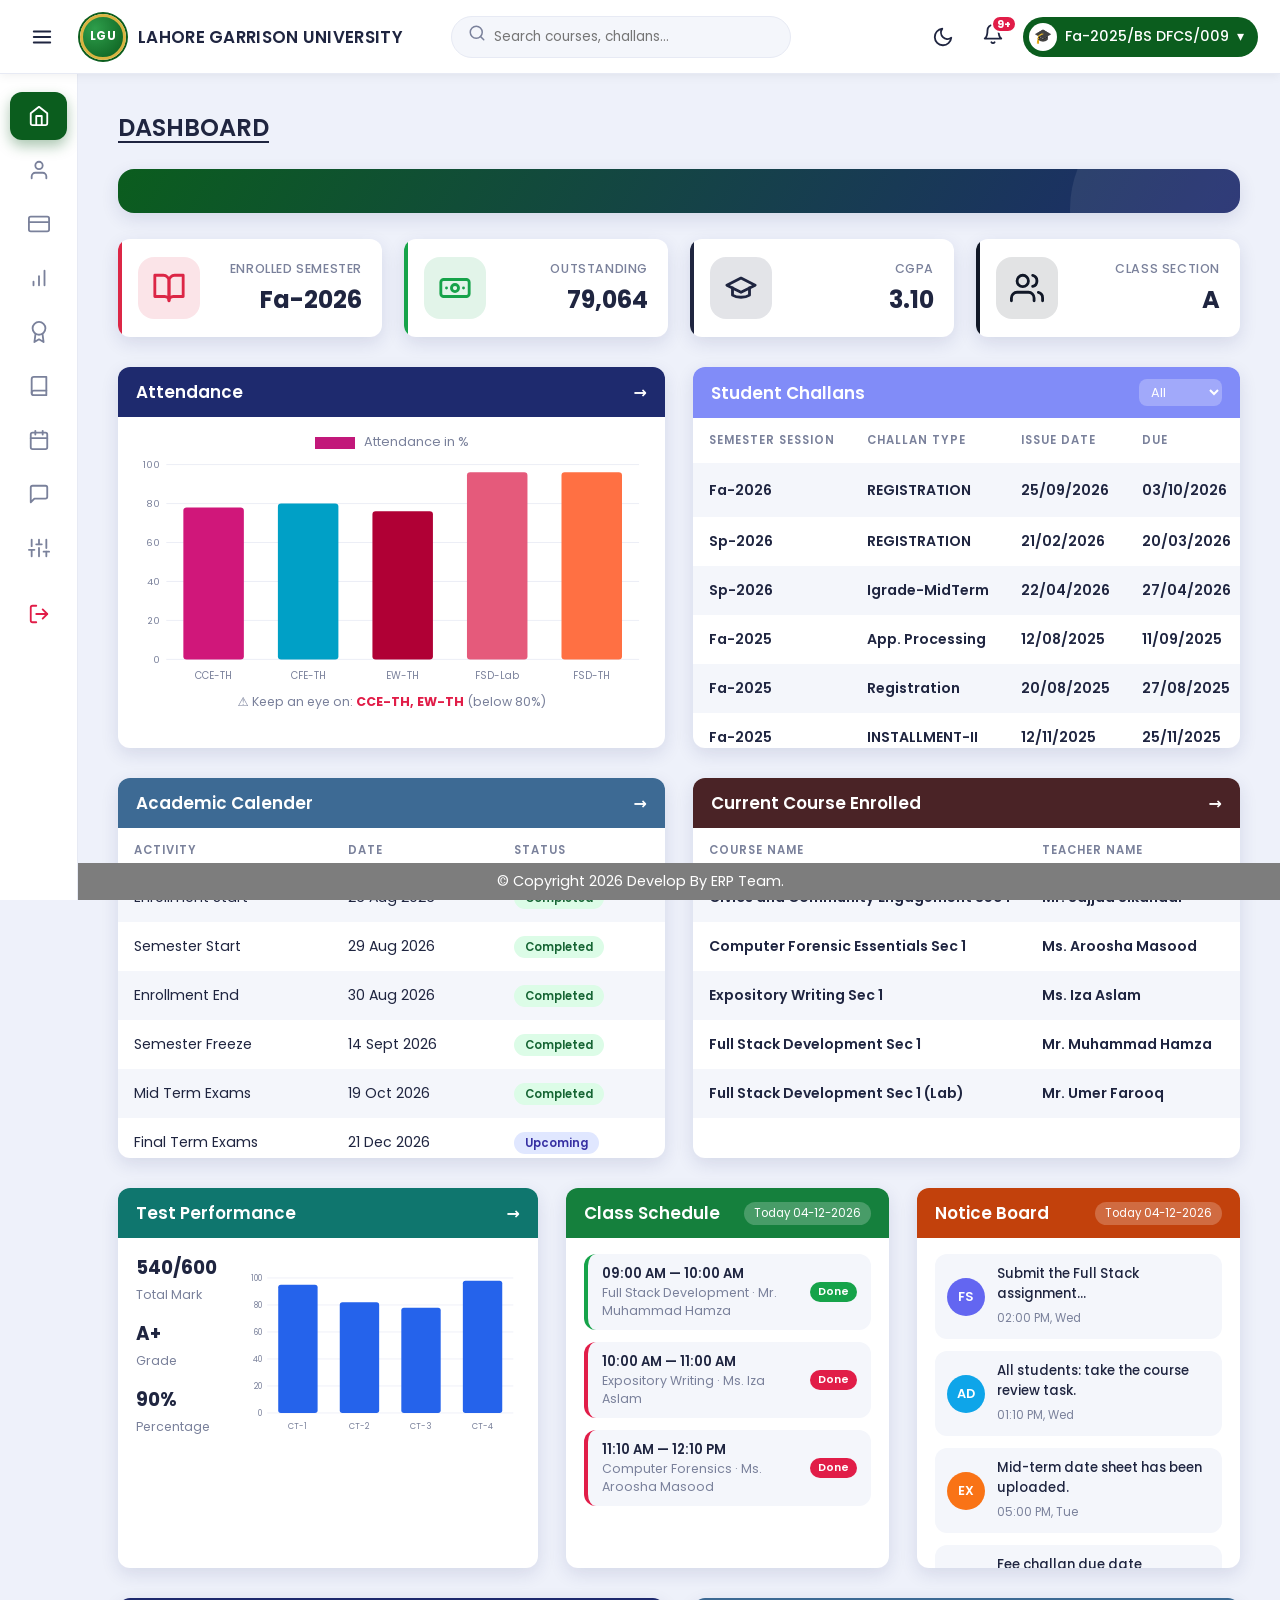
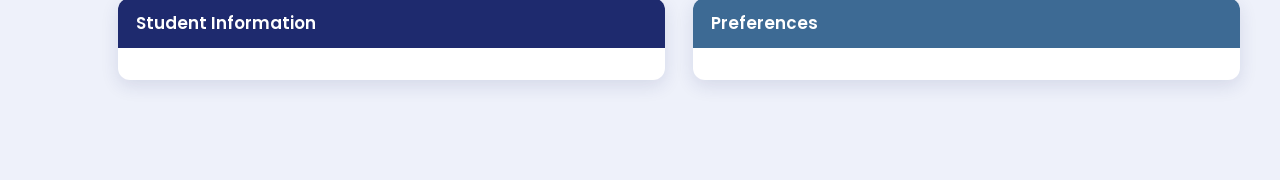
<file: index.html>
<!DOCTYPE html>
<html lang="en">
<head>
  <meta charset="UTF-8">
  <meta name="viewport" content="width=device-width, initial-scale=1">
  <title>Student Portal | Lahore Garrison University</title>
  <link rel="preconnect" href="https://fonts.googleapis.com">
  <link href="https://fonts.googleapis.com/css2?family=Poppins:wght@400;500;600;700&display=swap" rel="stylesheet">
  <link rel="stylesheet" href="style.css">
</head>
<body>

  <!-- ============ SIDEBAR ============ -->
  <aside class="sidebar" id="sidebar">
    <nav id="nav" aria-label="Main navigation"></nav>
  </aside>
  <div class="backdrop" id="backdrop"></div>

  <!-- ============ TOP BAR ============ -->
  <header class="topbar">
    <button class="icon-btn" id="menuBtn" aria-label="Toggle menu"></button>

    <div class="brand">
      <div class="crest">LGU</div>
      <span>LAHORE GARRISON UNIVERSITY</span>
    </div>

    <div class="search">
      <span id="searchIcon"></span>
      <input type="text" id="search" placeholder="Search courses, challans…" autocomplete="off">
    </div>

    <div class="top-actions">
      <button class="icon-btn" id="themeBtn" aria-label="Toggle dark mode" title="Toggle dark mode"></button>

      <div class="dropdown">
        <button class="icon-btn bell" id="bellBtn" aria-label="Notifications">
          <span id="bellIcon"></span>
          <b class="badge" id="badge">9+</b>
        </button>
        <div class="menu notif" id="notifMenu"></div>
      </div>

      <div class="dropdown">
        <button class="profile-pill" id="profileBtn">
          <span class="avatar">🎓</span>
          <span id="profileLabel">Fa-2025/BS DFCS/009</span>
          <span class="caret">▾</span>
        </button>
        <div class="menu" id="profileMenu"></div>
      </div>
    </div>
  </header>

  <!-- ============ MAIN ============ -->
  <main class="main" id="main">
    <h1 class="page-title" id="pageTitle">DASHBOARD</h1>

    <!-- Welcome banner -->
    <section class="welcome" id="welcome" data-views="dashboard"></section>

    <!-- Stat cards -->
    <section class="stats" id="stats" data-views="dashboard"></section>

    <!-- Row 1 -->
    <section class="grid two">
      <article class="panel" data-views="dashboard attendance">
        <div class="panel-head navy"><h2>Attendance</h2><a href="#attendance" class="go">→</a></div>
        <div class="panel-body">
          <div class="legend"><i></i> Attendance in %</div>
          <div id="attChart" class="chart"></div>
          <p class="hint" id="attHint"></p>
        </div>
      </article>

      <article class="panel" data-views="dashboard fee">
        <div class="panel-head periwinkle">
          <h2>Student Challans</h2>
          <select id="challanFilter" class="mini-select" aria-label="Filter challans">
            <option value="all">All</option>
            <option value="unpaid">Unpaid</option>
            <option value="paid">Paid</option>
          </select>
        </div>
        <div class="panel-body scroll">
          <table id="challanTable">
            <thead><tr>
              <th>Semester Session</th><th>Challan Type</th><th>Issue Date</th><th>Due</th><th>Amount</th><th>Status</th>
            </tr></thead>
            <tbody></tbody>
          </table>
        </div>
      </article>
    </section>

    <!-- Row 2 -->
    <section class="grid two">
      <article class="panel" data-views="dashboard calendar">
        <div class="panel-head steel"><h2>Academic Calender</h2><a href="#calendar" class="go">→</a></div>
        <div class="panel-body scroll">
          <table id="calTable">
            <thead><tr><th>Activity</th><th>Date</th><th>Status</th></tr></thead>
            <tbody></tbody>
          </table>
        </div>
      </article>

      <article class="panel" data-views="dashboard courses attendance">
        <div class="panel-head maroon"><h2>Current Course Enrolled</h2><a href="#courses" class="go">→</a></div>
        <div class="panel-body scroll">
          <table id="courseTable">
            <thead><tr><th>Course Name</th><th>Teacher Name</th><th>Attendance</th></tr></thead>
            <tbody></tbody>
          </table>
        </div>
      </article>
    </section>

    <!-- Row 3 -->
    <section class="grid three">
      <article class="panel" data-views="dashboard results">
        <div class="panel-head teal"><h2>Test Performance</h2><a href="#results" class="go">→</a></div>
        <div class="panel-body">
          <div class="perf">
            <div class="perf-stats" id="perfStats"></div>
            <div id="testChart" class="chart small"></div>
          </div>
        </div>
      </article>

      <article class="panel" data-views="dashboard courses">
        <div class="panel-head green"><h2>Class Schedule</h2><span class="date-chip" id="todayChip"></span></div>
        <div class="panel-body list" id="schedule"></div>
      </article>

      <article class="panel" data-views="dashboard messages">
        <div class="panel-head orange"><h2>Notice Board</h2><span class="date-chip" id="todayChip2"></span></div>
        <div class="panel-body list" id="notices"></div>
      </article>
    </section>

    <!-- Profile + Settings pages -->
    <section class="grid two">
      <article class="panel" data-views="profile">
        <div class="panel-head navy"><h2>Student Information</h2></div>
        <div class="panel-body" id="profileCard"></div>
      </article>

      <article class="panel" data-views="settings">
        <div class="panel-head steel"><h2>Preferences</h2></div>
        <div class="panel-body" id="settingsCard"></div>
      </article>
    </section>
  </main>

  <footer class="footer">© Copyright 2026 Develop By ERP Team.</footer>

  <!-- Payment modal -->
  <div class="modal" id="payModal" hidden>
    <div class="modal-box" role="dialog" aria-modal="true" aria-labelledby="payTitle">
      <h3 id="payTitle">Pay Challan</h3>
      <div class="pay-summary" id="paySummary"></div>
      <label class="field">Payment method
        <select id="payMethod">
          <option>JazzCash</option>
          <option>Easypaisa</option>
          <option>Bank Transfer (HBL / UBL)</option>
          <option>Debit / Credit Card</option>
        </select>
      </label>
      <div class="modal-actions">
        <button class="btn ghost" id="payCancel">Cancel</button>
        <button class="btn" id="payConfirm">Confirm Payment</button>
      </div>
    </div>
  </div>

  <div class="tooltip" id="tooltip"></div>
  <div class="toast" id="toast"></div>

  <script src="script.js"></script>
</body>
</html>
</file>
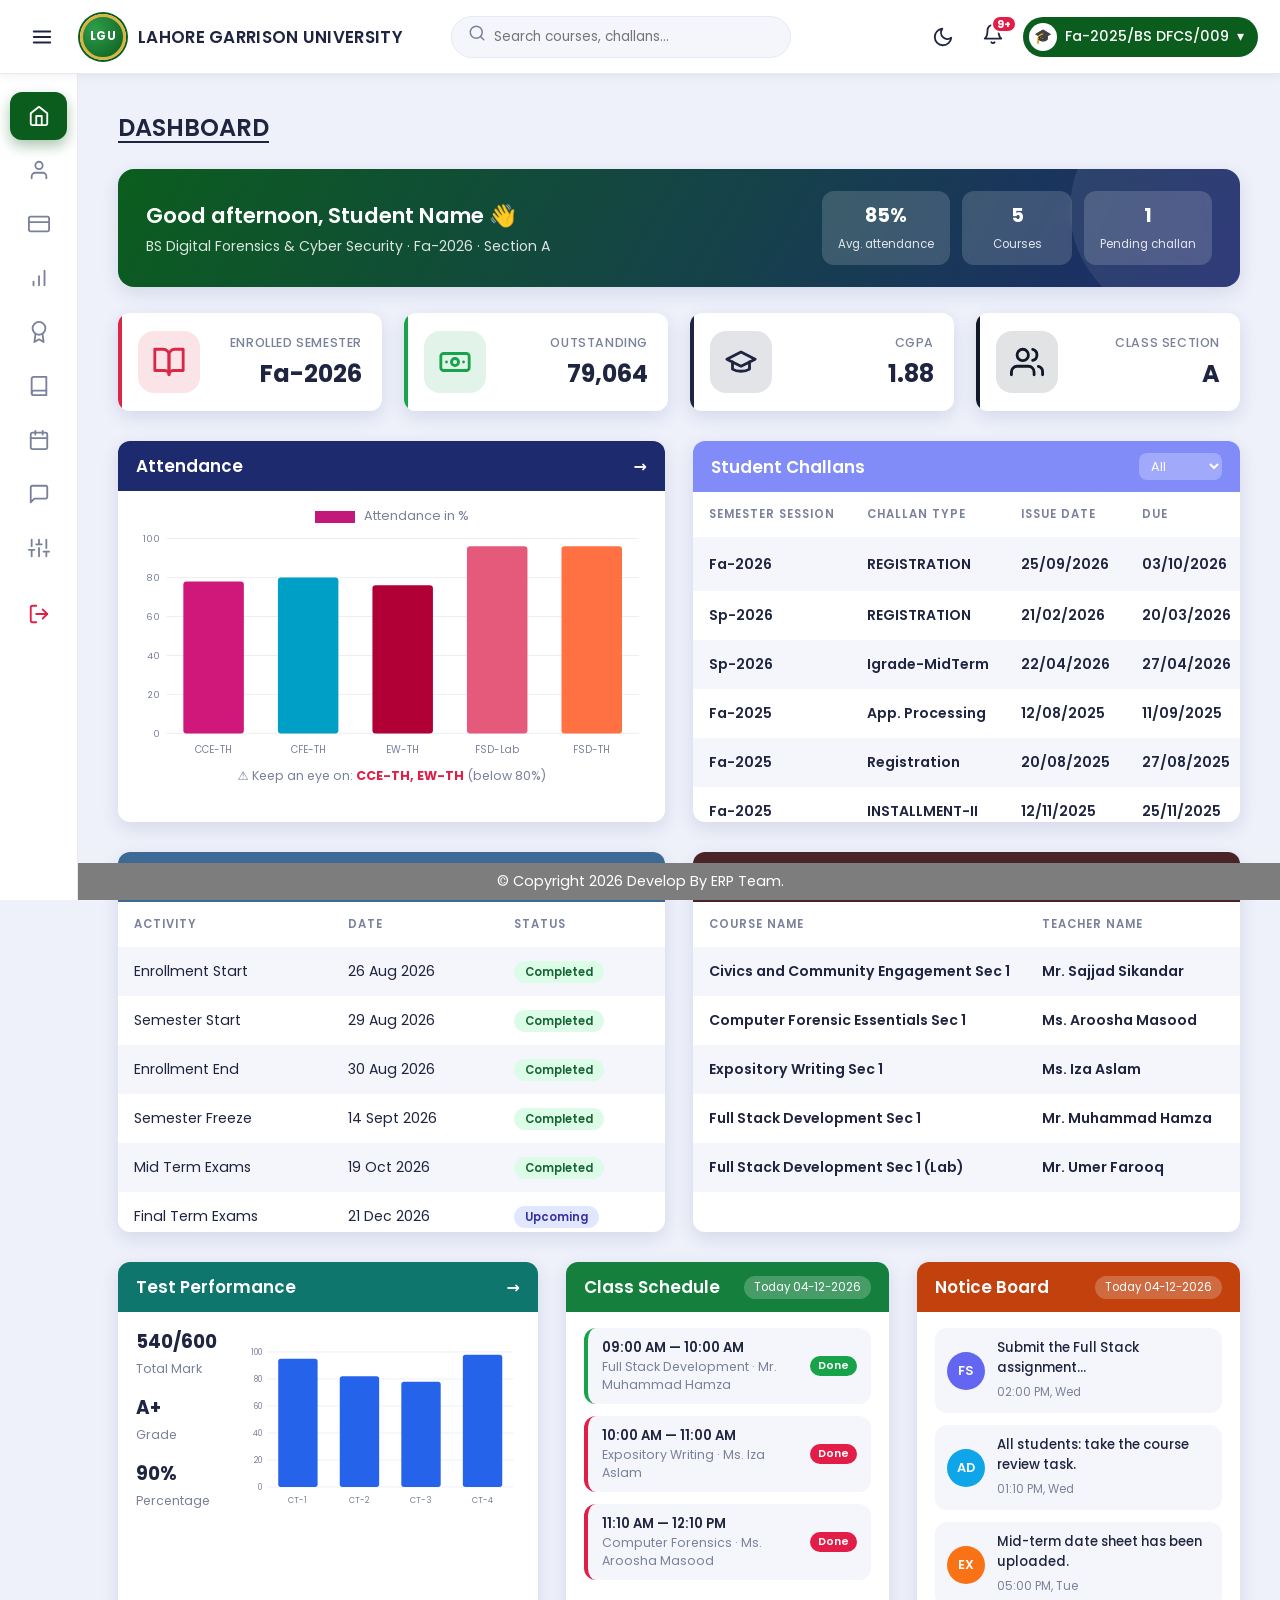
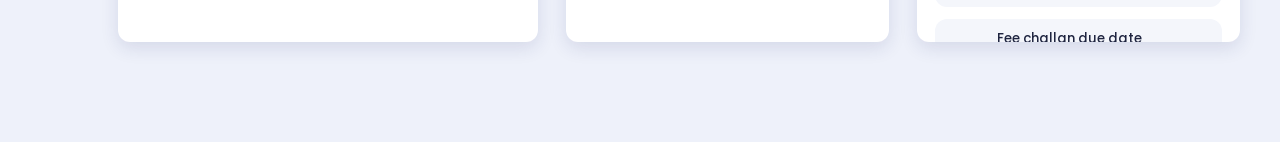
<file: lgu-dashboard-standalone.html>
<!DOCTYPE html>
<html lang="en">
<head>
  <meta charset="UTF-8">
  <meta name="viewport" content="width=device-width, initial-scale=1">
  <title>Student Portal | Lahore Garrison University</title>
  <link rel="preconnect" href="https://fonts.googleapis.com">
  <link href="https://fonts.googleapis.com/css2?family=Poppins:wght@400;500;600;700&display=swap" rel="stylesheet">
  <style>
/* ===== Theme variables ===== */
:root {
  --bg: #eef1fa;
  --card: #ffffff;
  --text: #1f2540;
  --muted: #7a819b;
  --line: #e7eaf4;
  --stripe: #f4f6fb;
  --brand: #0b5d1e;
  --shadow: 0 6px 18px rgba(30, 42, 110, .12);
  --sidebar-w: 78px;
  --sidebar-open: 240px;
  --top-h: 74px;
}
body.dark {
  --bg: #11131f;
  --card: #1b1e2f;
  --text: #e8eaf6;
  --muted: #8f96b5;
  --line: #2a2e45;
  --stripe: #20243a;
  --shadow: 0 6px 18px rgba(0, 0, 0, .45);
}

* { box-sizing: border-box; margin: 0; padding: 0; }
html { scroll-behavior: smooth; }
body {
  font-family: 'Poppins', system-ui, -apple-system, 'Segoe UI', sans-serif;
  background: var(--bg);
  color: var(--text);
  min-height: 100vh;
  transition: background .3s, color .3s;
}
a { color: inherit; text-decoration: none; }
button { font-family: inherit; cursor: pointer; border: 0; background: none; color: inherit; }

/* ===== Top bar ===== */
.topbar {
  position: fixed; top: 0; left: 0; right: 0; height: var(--top-h);
  background: var(--card); z-index: 50;
  display: flex; align-items: center; gap: 18px; padding: 0 22px;
  box-shadow: 0 2px 10px rgba(0, 0, 0, .06);
  border-bottom: 1px solid var(--line);
}
.icon-btn {
  width: 40px; height: 40px; border-radius: 50%;
  display: grid; place-items: center; position: relative; color: var(--text);
  transition: background .2s;
}
.icon-btn:hover { background: var(--stripe); }
.brand { display: flex; align-items: center; gap: 12px; font-weight: 600; letter-spacing: .3px; font-size: 1.05rem; white-space: nowrap; }
.crest {
  width: 46px; height: 46px; border-radius: 50%;
  background: radial-gradient(circle at 30% 30%, #2e9e4b, #0b5d1e);
  color: #fff; font-size: .72rem; font-weight: 700; display: grid; place-items: center;
  border: 3px solid #d9b441; box-shadow: 0 0 0 2px #0b5d1e;
}
.search {
  margin-left: 30px; flex: 0 1 340px; display: flex; align-items: center; gap: 8px;
  background: var(--stripe); border: 1px solid var(--line); border-radius: 30px; padding: 0 16px; height: 42px;
}
.search input { border: 0; background: none; outline: none; width: 100%; font: inherit; font-size: .85rem; color: var(--text); }
.search svg { color: var(--muted); }
.top-actions { margin-left: auto; display: flex; align-items: center; gap: 10px; }
.badge {
  position: absolute; top: -2px; right: -4px; background: #e11d48; color: #fff;
  font-size: .65rem; min-width: 22px; height: 18px; border-radius: 10px;
  display: grid; place-items: center; padding: 0 4px; border: 2px solid var(--card);
}
.badge.hide { display: none; }
.profile-pill {
  display: flex; align-items: center; gap: 8px; background: var(--brand); color: #fff;
  padding: 6px 14px 6px 6px; border-radius: 30px; font-size: .88rem; font-weight: 500;
  transition: filter .2s, transform .2s;
}
.profile-pill:hover { filter: brightness(1.15); }
.avatar { width: 28px; height: 28px; border-radius: 50%; background: #fff; display: grid; place-items: center; font-size: .9rem; }

/* dropdowns */
.dropdown { position: relative; }
.menu {
  position: absolute; right: 0; top: calc(100% + 10px); min-width: 210px;
  background: var(--card); border: 1px solid var(--line); border-radius: 14px;
  box-shadow: var(--shadow); padding: 8px; display: none; z-index: 60;
}
.menu.open { display: block; animation: pop .18s ease; }
.menu button, .menu .item {
  display: block; width: 100%; text-align: left; padding: 10px 12px; border-radius: 10px; font-size: .85rem;
}
.menu button:hover { background: var(--stripe); }
.menu button.active { background: var(--brand); color: #fff; }
.notif { width: 320px; }
.notif .item { display: flex; gap: 10px; align-items: flex-start; }
.notif .item + .item { border-top: 1px solid var(--line); }
.notif .dot { width: 9px; height: 9px; border-radius: 50%; background: #6366f1; margin-top: 6px; flex: none; }
.notif small { display: block; color: var(--muted); font-size: .72rem; margin-top: 2px; }
@keyframes pop { from { opacity: 0; transform: translateY(-6px); } to { opacity: 1; transform: none; } }

/* ===== Sidebar ===== */
.sidebar {
  position: fixed; top: var(--top-h); bottom: 0; left: 0; width: var(--sidebar-w);
  background: var(--card); border-right: 1px solid var(--line); z-index: 40;
  padding: 18px 10px; overflow-x: hidden; overflow-y: auto; transition: width .28s ease;
}
.sidebar.open { width: var(--sidebar-open); }
.nav-item {
  display: flex; align-items: center; gap: 16px; width: 100%;
  padding: 13px 18px; margin-bottom: 6px; border-radius: 12px; color: var(--muted);
  white-space: nowrap; font-size: .9rem; font-weight: 500; transition: all .2s;
}
.nav-item svg { flex: none; }
.nav-item span { opacity: 0; transition: opacity .2s; }
.sidebar.open .nav-item span { opacity: 1; }
.nav-item:hover { background: var(--stripe); color: var(--text); }
.nav-item.active { background: var(--brand); color: #fff; box-shadow: 0 6px 14px rgba(11, 93, 30, .35); }
.nav-item.logout { margin-top: 18px; color: #e11d48; }

/* ===== Main ===== */
.main { margin-left: var(--sidebar-w); padding: calc(var(--top-h) + 36px) 40px 70px; transition: margin .28s; }
.sidebar.open ~ .main { margin-left: var(--sidebar-open); }
.page-title { font-size: 1.5rem; font-weight: 600; text-decoration: underline; text-underline-offset: 5px; margin-bottom: 24px; }

/* Stat cards */
.stats { display: grid; grid-template-columns: repeat(4, 1fr); gap: 22px; margin-bottom: 30px; }
.stat {
  background: var(--card); border-radius: 12px; padding: 18px 20px; box-shadow: var(--shadow);
  display: flex; align-items: center; justify-content: space-between; gap: 14px;
  transition: transform .25s, box-shadow .25s; position: relative; overflow: hidden;
}
.stat::after { content: ""; position: absolute; left: 0; top: 0; bottom: 0; width: 4px; background: var(--accent); }
.stat:hover { transform: translateY(-5px); box-shadow: 0 14px 28px rgba(30, 42, 110, .2); }
.stat .ico { width: 62px; height: 62px; border-radius: 16px; display: grid; place-items: center; color: var(--accent); background: color-mix(in srgb, var(--accent) 12%, transparent); }
.stat .txt { text-align: right; }
.stat .lbl { font-size: .78rem; color: var(--muted); text-transform: uppercase; letter-spacing: .6px; font-weight: 500; }
.stat .val { font-size: 1.5rem; font-weight: 700; margin-top: 4px; }

/* Panels */
.grid { display: grid; gap: 28px; margin-bottom: 30px; }
.grid.two { grid-template-columns: 1fr 1fr; }
.grid.three { grid-template-columns: 1.3fr 1fr 1fr; }
.panel { background: var(--card); border-radius: 12px; box-shadow: var(--shadow); overflow: hidden; display: flex; flex-direction: column; min-width: 0; }
.panel-head { display: flex; justify-content: space-between; align-items: center; padding: 12px 18px; color: #fff; }
.panel-head h2 { font-size: 1.05rem; font-weight: 600; }
.panel-head .go { font-weight: 700; transition: transform .2s; }
.panel-head .go:hover { transform: translateX(4px); }
.navy { background: #1e2a6e; } .periwinkle { background: #818cf8; } .steel { background: #3d6a94; }
.maroon { background: #4a2326; } .teal { background: #0f766e; } .green { background: #15803d; } .orange { background: #c2410c; }
.panel-body { padding: 16px 18px; flex: 1; }
.panel-body.scroll { padding: 0; overflow: auto; max-height: 330px; }
.panel-body.list { display: flex; flex-direction: column; gap: 12px; max-height: 330px; overflow: auto; }
.date-chip { font-size: .72rem; background: rgba(255, 255, 255, .22); padding: 3px 10px; border-radius: 20px; }
.mini-select { background: rgba(255, 255, 255, .25); color: #fff; border: 0; border-radius: 8px; padding: 4px 8px; font: inherit; font-size: .8rem; outline: none; }
.mini-select option { color: #222; }

/* Tables */
table { width: 100%; border-collapse: collapse; font-size: .88rem; }
thead th {
  position: sticky; top: 0; background: var(--card); z-index: 2; text-align: left;
  padding: 14px 16px; font-size: .72rem; letter-spacing: 1px; text-transform: uppercase; color: var(--muted); font-weight: 600; white-space: nowrap;
}
tbody td { padding: 14px 16px; white-space: nowrap; }
tbody tr:nth-child(odd) { background: var(--stripe); }
tbody tr { transition: background .15s; }
tbody tr:hover { background: color-mix(in srgb, var(--brand) 10%, transparent); }
tbody td.b { font-weight: 600; }
.empty { text-align: center; color: var(--muted); padding: 26px !important; }

.tag { padding: 3px 11px; border-radius: 20px; font-size: .72rem; font-weight: 600; }
.tag.paid, .tag.done { background: #dcfce7; color: #166534; }
.tag.unpaid { background: #fee2e2; color: #991b1b; }
.tag.soon { background: #e0e7ff; color: #3730a3; }
body.dark .tag.paid, body.dark .tag.done { background: #14532d; color: #bbf7d0; }
body.dark .tag.unpaid { background: #7f1d1d; color: #fecaca; }
body.dark .tag.soon { background: #312e81; color: #c7d2fe; }
.pay-btn { background: var(--brand); color: #fff; padding: 4px 12px; border-radius: 8px; font-size: .75rem; font-weight: 500; margin-left: 6px; transition: transform .15s; }
.pay-btn:hover { transform: scale(1.06); }

.bar-mini { display: inline-block; width: 70px; height: 7px; background: var(--line); border-radius: 6px; overflow: hidden; vertical-align: middle; margin-right: 8px; }
.bar-mini i { display: block; height: 100%; border-radius: 6px; }

/* Charts */
.legend { text-align: center; font-size: .8rem; color: var(--muted); margin-bottom: 4px; }
.legend i { display: inline-block; width: 40px; height: 12px; background: #c2187a; vertical-align: middle; margin-right: 6px; }
.chart svg { width: 100%; height: auto; display: block; }
.chart .grid-line { stroke: var(--line); stroke-width: 1; }
.chart .tick { fill: var(--muted); font-size: 12px; }
.chart .xlabel { fill: var(--muted); font-size: 12.5px; }
.chart .bar { transform-box: fill-box; transform-origin: bottom; animation: grow .9s cubic-bezier(.2, .8, .2, 1) backwards; cursor: pointer; transition: filter .2s, opacity .2s; }
.chart:hover .bar { opacity: .75; }
.chart .bar:hover { opacity: 1; filter: brightness(1.12); }
@keyframes grow { from { transform: scaleY(0); } to { transform: scaleY(1); } }
.hint { font-size: .78rem; text-align: center; color: var(--muted); margin-top: 6px; }
.hint b { color: #e11d48; }

.perf { display: flex; align-items: center; gap: 14px; }
.perf-stats { min-width: 92px; }
.perf-stats div { margin-bottom: 14px; }
.perf-stats strong { font-size: 1.15rem; display: block; }
.perf-stats span { font-size: .78rem; color: var(--muted); }
.chart.small { flex: 1; min-width: 0; }

/* Schedule & notices */
.sch { display: flex; align-items: center; gap: 12px; padding: 10px 14px; border-radius: 12px; background: var(--stripe); border-left: 4px solid var(--c); transition: transform .2s; }
.sch:hover { transform: translateX(4px); }
.sch .time { font-weight: 600; font-size: .82rem; }
.sch .sub { font-size: .78rem; color: var(--muted); }
.sch .info { flex: 1; }
.sch .state { font-size: .68rem; font-weight: 600; padding: 2px 8px; border-radius: 10px; background: var(--c); color: #fff; }
.notice { display: flex; gap: 12px; align-items: center; padding: 10px 12px; border-radius: 12px; background: var(--stripe); }
.notice .pic { width: 38px; height: 38px; border-radius: 50%; display: grid; place-items: center; color: #fff; font-weight: 600; font-size: .8rem; flex: none; }
.notice p { font-size: .83rem; font-weight: 500; }
.notice small { color: var(--muted); font-size: .72rem; }

/* Footer, tooltip, toast */
.footer { position: fixed; bottom: 0; left: 0; right: 0; background: #7d7d7d; color: #fff; text-align: center; padding: 8px; font-size: .9rem; z-index: 30; }
.tooltip { position: fixed; pointer-events: none; background: #111827; color: #fff; padding: 6px 11px; border-radius: 8px; font-size: .78rem; opacity: 0; transition: opacity .15s; z-index: 100; }
.tooltip.show { opacity: 1; }
.toast { position: fixed; bottom: 60px; right: 28px; background: #111827; color: #fff; padding: 12px 20px; border-radius: 12px; transform: translateY(30px); opacity: 0; transition: all .3s; z-index: 100; font-size: .88rem; }
.toast.show { transform: none; opacity: 1; }
.backdrop { display: none; }

/* ===== Responsive ===== */
@media (max-width: 1200px) {
  .stats { grid-template-columns: repeat(2, 1fr); }
  .grid.three { grid-template-columns: 1fr 1fr; }
  .grid.three .panel:first-child { grid-column: 1 / -1; }
}
@media (max-width: 960px) {
  .grid.two { grid-template-columns: 1fr; }
  .search { display: none; }
  .main { padding: calc(var(--top-h) + 24px) 18px 70px; }
}
@media (max-width: 720px) {
  :root { --sidebar-w: 0px; }
  .sidebar { width: 0; padding: 0; border: 0; }
  .sidebar.open { width: var(--sidebar-open); padding: 18px 10px; }
  .sidebar.open ~ .main { margin-left: 0; }
  .sidebar.open ~ .backdrop { display: block; position: fixed; inset: 0; background: rgba(0, 0, 0, .4); z-index: 35; }
  .brand span { display: none; }
  .profile-pill #profileLabel { display: none; }
  .profile-pill { padding: 6px 10px 6px 6px; }
  .stats, .grid.three { grid-template-columns: 1fr; }
  .perf { flex-direction: column; align-items: stretch; }
  .notif { width: 260px; right: -60px; }
}

/* ===== Final additions ===== */
[hidden] { display: none !important; }
:focus-visible { outline: 2px solid #6366f1; outline-offset: 2px; }
.main.sub .grid { display: flex; flex-wrap: wrap; }
.main.sub .grid > .panel { flex: 1 1 480px; }
.main.sub .panel-body.scroll { max-height: none; }

/* Welcome banner */
.welcome {
  display: flex; justify-content: space-between; align-items: center; gap: 20px; flex-wrap: wrap;
  background: linear-gradient(120deg, #0b5d1e, #1e2a6e); color: #fff; border-radius: 16px;
  padding: 22px 28px; margin-bottom: 26px; box-shadow: var(--shadow); position: relative; overflow: hidden;
}
.welcome::after { content: ""; position: absolute; right: -50px; top: -70px; width: 220px; height: 220px; border-radius: 50%; background: rgba(255, 255, 255, .08); }
.welcome h2 { font-size: 1.35rem; font-weight: 600; }
.welcome p { font-size: .88rem; opacity: .85; margin-top: 4px; }
.w-chips { display: flex; gap: 12px; flex-wrap: wrap; position: relative; z-index: 1; }
.w-chip { background: rgba(255, 255, 255, .16); backdrop-filter: blur(4px); border-radius: 12px; padding: 10px 16px; min-width: 110px; text-align: center; }
.w-chip b { display: block; font-size: 1.2rem; }
.w-chip span { font-size: .72rem; opacity: .85; }

/* Profile / settings */
.p-top { display: flex; align-items: center; gap: 18px; margin-bottom: 20px; }
.p-avatar { width: 76px; height: 76px; border-radius: 50%; background: linear-gradient(135deg, #0b5d1e, #1e2a6e); color: #fff; display: grid; place-items: center; font-size: 1.6rem; font-weight: 600; flex: none; }
.p-top h3 { font-size: 1.15rem; }
.p-top small { color: var(--muted); }
.p-grid { display: grid; grid-template-columns: 1fr 1fr; gap: 14px; }
.p-grid div { background: var(--stripe); border-radius: 12px; padding: 12px 14px; }
.p-grid span { display: block; font-size: .7rem; text-transform: uppercase; letter-spacing: .8px; color: var(--muted); }
.p-grid b { font-size: .9rem; font-weight: 500; word-break: break-word; }
.set-row { display: flex; justify-content: space-between; align-items: center; gap: 14px; padding: 14px 0; border-bottom: 1px solid var(--line); }
.set-row:last-child { border: 0; }
.set-row small { display: block; color: var(--muted); font-size: .75rem; }
.field { display: block; font-size: .8rem; color: var(--muted); }
.field input, .field select { display: block; width: 100%; margin-top: 6px; padding: 10px 12px; border-radius: 10px; border: 1px solid var(--line); background: var(--stripe); color: var(--text); font: inherit; font-size: .9rem; outline: none; }
.field input:focus, .field select:focus { border-color: #6366f1; }
.switch { position: relative; width: 46px; height: 26px; flex: none; }
.switch input { opacity: 0; width: 0; height: 0; }
.switch i { position: absolute; inset: 0; background: #b9bfd4; border-radius: 26px; cursor: pointer; transition: .25s; }
.switch i::before { content: ""; position: absolute; width: 20px; height: 20px; left: 3px; top: 3px; background: #fff; border-radius: 50%; transition: .25s; }
.switch input:checked + i { background: var(--brand); }
.switch input:checked + i::before { transform: translateX(20px); }
.btn { background: var(--brand); color: #fff; padding: 10px 20px; border-radius: 10px; font-weight: 500; font-size: .88rem; transition: filter .2s, transform .15s; }
.btn:hover { filter: brightness(1.15); transform: translateY(-1px); }
.btn.ghost { background: var(--stripe); color: var(--text); }
.btn.danger { background: #e11d48; }

/* Modal */
.modal { position: fixed; inset: 0; background: rgba(10, 14, 40, .55); display: grid; place-items: center; z-index: 200; padding: 20px; backdrop-filter: blur(3px); }
.modal-box { background: var(--card); border-radius: 18px; padding: 26px; width: 100%; max-width: 420px; box-shadow: 0 24px 60px rgba(0, 0, 0, .35); animation: pop .22s ease; }
.modal-box h3 { margin-bottom: 14px; }
.pay-summary { background: var(--stripe); border-radius: 12px; padding: 14px 16px; margin-bottom: 16px; font-size: .88rem; line-height: 1.8; }
.pay-summary b { float: right; }
.modal-actions { display: flex; justify-content: flex-end; gap: 10px; margin-top: 20px; }

</style>
</head>
<body>

  <!-- ============ SIDEBAR ============ -->
  <aside class="sidebar" id="sidebar">
    <nav id="nav" aria-label="Main navigation"></nav>
  </aside>
  <div class="backdrop" id="backdrop"></div>

  <!-- ============ TOP BAR ============ -->
  <header class="topbar">
    <button class="icon-btn" id="menuBtn" aria-label="Toggle menu"></button>

    <div class="brand">
      <div class="crest">LGU</div>
      <span>LAHORE GARRISON UNIVERSITY</span>
    </div>

    <div class="search">
      <span id="searchIcon"></span>
      <input type="text" id="search" placeholder="Search courses, challans…" autocomplete="off">
    </div>

    <div class="top-actions">
      <button class="icon-btn" id="themeBtn" aria-label="Toggle dark mode" title="Toggle dark mode"></button>

      <div class="dropdown">
        <button class="icon-btn bell" id="bellBtn" aria-label="Notifications">
          <span id="bellIcon"></span>
          <b class="badge" id="badge">9+</b>
        </button>
        <div class="menu notif" id="notifMenu"></div>
      </div>

      <div class="dropdown">
        <button class="profile-pill" id="profileBtn">
          <span class="avatar">🎓</span>
          <span id="profileLabel">Fa-2025/BS DFCS/009</span>
          <span class="caret">▾</span>
        </button>
        <div class="menu" id="profileMenu"></div>
      </div>
    </div>
  </header>

  <!-- ============ MAIN ============ -->
  <main class="main" id="main">
    <h1 class="page-title" id="pageTitle">DASHBOARD</h1>

    <!-- Welcome banner -->
    <section class="welcome" id="welcome" data-views="dashboard"></section>

    <!-- Stat cards -->
    <section class="stats" id="stats" data-views="dashboard"></section>

    <!-- Row 1 -->
    <section class="grid two">
      <article class="panel" data-views="dashboard attendance">
        <div class="panel-head navy"><h2>Attendance</h2><a href="#attendance" class="go">→</a></div>
        <div class="panel-body">
          <div class="legend"><i></i> Attendance in %</div>
          <div id="attChart" class="chart"></div>
          <p class="hint" id="attHint"></p>
        </div>
      </article>

      <article class="panel" data-views="dashboard fee">
        <div class="panel-head periwinkle">
          <h2>Student Challans</h2>
          <select id="challanFilter" class="mini-select" aria-label="Filter challans">
            <option value="all">All</option>
            <option value="unpaid">Unpaid</option>
            <option value="paid">Paid</option>
          </select>
        </div>
        <div class="panel-body scroll">
          <table id="challanTable">
            <thead><tr>
              <th>Semester Session</th><th>Challan Type</th><th>Issue Date</th><th>Due</th><th>Amount</th><th>Status</th>
            </tr></thead>
            <tbody></tbody>
          </table>
        </div>
      </article>
    </section>

    <!-- Row 2 -->
    <section class="grid two">
      <article class="panel" data-views="dashboard calendar">
        <div class="panel-head steel"><h2>Academic Calender</h2><a href="#calendar" class="go">→</a></div>
        <div class="panel-body scroll">
          <table id="calTable">
            <thead><tr><th>Activity</th><th>Date</th><th>Status</th></tr></thead>
            <tbody></tbody>
          </table>
        </div>
      </article>

      <article class="panel" data-views="dashboard courses attendance">
        <div class="panel-head maroon"><h2>Current Course Enrolled</h2><a href="#courses" class="go">→</a></div>
        <div class="panel-body scroll">
          <table id="courseTable">
            <thead><tr><th>Course Name</th><th>Teacher Name</th><th>Attendance</th></tr></thead>
            <tbody></tbody>
          </table>
        </div>
      </article>
    </section>

    <!-- Row 3 -->
    <section class="grid three">
      <article class="panel" data-views="dashboard results">
        <div class="panel-head teal"><h2>Test Performance</h2><a href="#results" class="go">→</a></div>
        <div class="panel-body">
          <div class="perf">
            <div class="perf-stats" id="perfStats"></div>
            <div id="testChart" class="chart small"></div>
          </div>
        </div>
      </article>

      <article class="panel" data-views="dashboard courses">
        <div class="panel-head green"><h2>Class Schedule</h2><span class="date-chip" id="todayChip"></span></div>
        <div class="panel-body list" id="schedule"></div>
      </article>

      <article class="panel" data-views="dashboard messages">
        <div class="panel-head orange"><h2>Notice Board</h2><span class="date-chip" id="todayChip2"></span></div>
        <div class="panel-body list" id="notices"></div>
      </article>
    </section>

    <!-- Profile + Settings pages -->
    <section class="grid two">
      <article class="panel" data-views="profile">
        <div class="panel-head navy"><h2>Student Information</h2></div>
        <div class="panel-body" id="profileCard"></div>
      </article>

      <article class="panel" data-views="settings">
        <div class="panel-head steel"><h2>Preferences</h2></div>
        <div class="panel-body" id="settingsCard"></div>
      </article>
    </section>
  </main>

  <footer class="footer">© Copyright 2026 Develop By ERP Team.</footer>

  <!-- Payment modal -->
  <div class="modal" id="payModal" hidden>
    <div class="modal-box" role="dialog" aria-modal="true" aria-labelledby="payTitle">
      <h3 id="payTitle">Pay Challan</h3>
      <div class="pay-summary" id="paySummary"></div>
      <label class="field">Payment method
        <select id="payMethod">
          <option>JazzCash</option>
          <option>Easypaisa</option>
          <option>Bank Transfer (HBL / UBL)</option>
          <option>Debit / Credit Card</option>
        </select>
      </label>
      <div class="modal-actions">
        <button class="btn ghost" id="payCancel">Cancel</button>
        <button class="btn" id="payConfirm">Confirm Payment</button>
      </div>
    </div>
  </div>

  <div class="tooltip" id="tooltip"></div>
  <div class="toast" id="toast"></div>

  <script>
/* =========================================================
   LGU Student Portal – Dashboard logic
   Everything on the page is rendered from the DATA object,
   so the cards, tables and charts stay connected.
   ========================================================= */

/* ---------- Helpers ---------- */
const $ = (s, r = document) => r.querySelector(s);
const $$ = (s, r = document) => [...r.querySelectorAll(s)];

const ICONS = {
  menu: '<line x1="3" y1="6" x2="21" y2="6"/><line x1="3" y1="12" x2="21" y2="12"/><line x1="3" y1="18" x2="21" y2="18"/>',
  home: '<path d="M3 9l9-7 9 7v11a2 2 0 0 1-2 2H5a2 2 0 0 1-2-2z"/><polyline points="9 22 9 12 15 12 15 22"/>',
  user: '<path d="M20 21v-2a4 4 0 0 0-4-4H8a4 4 0 0 0-4 4v2"/><circle cx="12" cy="7" r="4"/>',
  card: '<rect x="1" y="4" width="22" height="16" rx="2"/><line x1="1" y1="10" x2="23" y2="10"/>',
  chart: '<line x1="12" y1="20" x2="12" y2="10"/><line x1="18" y1="20" x2="18" y2="4"/><line x1="6" y1="20" x2="6" y2="16"/>',
  award: '<circle cx="12" cy="8" r="7"/><polyline points="8.21 13.89 7 23 12 20 17 23 15.79 13.88"/>',
  book: '<path d="M4 19.5A2.5 2.5 0 0 1 6.5 17H20"/><path d="M6.5 2H20v20H6.5A2.5 2.5 0 0 1 4 19.5v-15A2.5 2.5 0 0 1 6.5 2z"/>',
  openbook: '<path d="M2 3h6a4 4 0 0 1 4 4v14a3 3 0 0 0-3-3H2z"/><path d="M22 3h-6a4 4 0 0 0-4 4v14a3 3 0 0 1 3-3h7z"/>',
  calendar: '<rect x="3" y="4" width="18" height="18" rx="2"/><line x1="16" y1="2" x2="16" y2="6"/><line x1="8" y1="2" x2="8" y2="6"/><line x1="3" y1="10" x2="21" y2="10"/>',
  message: '<path d="M21 15a2 2 0 0 1-2 2H7l-4 4V5a2 2 0 0 1 2-2h14a2 2 0 0 1 2 2z"/>',
  settings: '<line x1="4" y1="21" x2="4" y2="14"/><line x1="4" y1="10" x2="4" y2="3"/><line x1="12" y1="21" x2="12" y2="12"/><line x1="12" y1="8" x2="12" y2="3"/><line x1="20" y1="21" x2="20" y2="16"/><line x1="20" y1="12" x2="20" y2="3"/><line x1="1" y1="14" x2="7" y2="14"/><line x1="9" y1="8" x2="15" y2="8"/><line x1="17" y1="16" x2="23" y2="16"/>',
  logout: '<path d="M9 21H5a2 2 0 0 1-2-2V5a2 2 0 0 1 2-2h4"/><polyline points="16 17 21 12 16 7"/><line x1="21" y1="12" x2="9" y2="12"/>',
  bell: '<path d="M18 8A6 6 0 0 0 6 8c0 7-3 9-3 9h18s-3-2-3-9"/><path d="M13.73 21a2 2 0 0 1-3.46 0"/>',
  search: '<circle cx="11" cy="11" r="8"/><line x1="21" y1="21" x2="16.65" y2="16.65"/>',
  cash: '<rect x="2" y="6" width="20" height="12" rx="2"/><circle cx="12" cy="12" r="2.5"/><line x1="6" y1="12" x2="6.01" y2="12"/><line x1="18" y1="12" x2="18.01" y2="12"/>',
  cap: '<path d="M22 10L12 5 2 10l10 5 10-5z"/><path d="M6 12v5c3 2 9 2 12 0v-5"/>',
  users: '<path d="M17 21v-2a4 4 0 0 0-4-4H5a4 4 0 0 0-4 4v2"/><circle cx="9" cy="7" r="4"/><path d="M23 21v-2a4 4 0 0 0-3-3.87"/><path d="M16 3.13a4 4 0 0 1 0 7.75"/>',
  moon: '<path d="M21 12.79A9 9 0 1 1 11.21 3 7 7 0 0 0 21 12.79z"/>',
  sun: '<circle cx="12" cy="12" r="5"/><line x1="12" y1="1" x2="12" y2="3"/><line x1="12" y1="21" x2="12" y2="23"/><line x1="4.22" y1="4.22" x2="5.64" y2="5.64"/><line x1="18.36" y1="18.36" x2="19.78" y2="19.78"/><line x1="1" y1="12" x2="3" y2="12"/><line x1="21" y1="12" x2="23" y2="12"/><line x1="4.22" y1="19.78" x2="5.64" y2="18.36"/><line x1="18.36" y1="5.64" x2="19.78" y2="4.22"/>'
};
const icon = (n, s = 22) =>
  `<svg viewBox="0 0 24 24" width="${s}" height="${s}" fill="none" stroke="currentColor" stroke-width="2" stroke-linecap="round" stroke-linejoin="round">${ICONS[n]}</svg>`;

/* ---------- DATA (edit these to match your own details) ---------- */
const DATA = {
  student: { semester: 'Fa-2026', cgpa: 1.88, section: 'A' },

  nav: [
    { id: 'dashboard', label: 'Dashboard', icon: 'home' },
    { id: 'profile',   label: 'My Profile', icon: 'user' },
    { id: 'fee',       label: 'Fee & Challans', icon: 'card' },
    { id: 'attendance',label: 'Attendance', icon: 'chart' },
    { id: 'results',   label: 'Results', icon: 'award' },
    { id: 'courses',   label: 'Courses', icon: 'book' },
    { id: 'calendar',  label: 'Academic Calendar', icon: 'calendar' },
    { id: 'messages',  label: 'Messages', icon: 'message' },
    { id: 'settings',  label: 'Settings', icon: 'settings' }
  ],

  profiles: ['Fa-2025/BS DFCS/009', 'Sp-2025/BS DFCS/009', 'Fa-2024/BS DFCS/009'],

  attendance: [
    { code: 'CCE-TH', value: 78, color: '#d0177a' },
    { code: 'CFE-TH', value: 80, color: '#00a0c6' },
    { code: 'EW-TH',  value: 76, color: '#b00035' },
    { code: 'FSD-Lab',value: 96, color: '#e55a7b' },
    { code: 'FSD-TH', value: 96, color: '#ff7043' }
  ],

  challans: [
    { sem: 'Fa-2026', type: 'REGISTRATION',   issue: '25/09/2026', due: '03/10/2026', amount: 79064, paid: false },
    { sem: 'Sp-2026', type: 'REGISTRATION',   issue: '21/02/2026', due: '20/03/2026', amount: 74500, paid: true },
    { sem: 'Sp-2026', type: 'Igrade-MidTerm', issue: '22/04/2026', due: '27/04/2026', amount: 3000,  paid: true },
    { sem: 'Fa-2025', type: 'App. Processing',issue: '12/08/2025', due: '11/09/2025', amount: 5000,  paid: true },
    { sem: 'Fa-2025', type: 'Registration',   issue: '20/08/2025', due: '27/08/2025', amount: 72000, paid: true },
    { sem: 'Fa-2025', type: 'INSTALLMENT-II', issue: '12/11/2025', due: '25/11/2025', amount: 36000, paid: true }
  ],

  calendar: [
    { activity: 'Enrollment Start', date: '2026-08-26' },
    { activity: 'Semester Start',   date: '2026-08-29' },
    { activity: 'Enrollment End',   date: '2026-08-30' },
    { activity: 'Semester Freeze',  date: '2026-09-14' },
    { activity: 'Mid Term Exams',   date: '2026-10-19' },
    { activity: 'Final Term Exams', date: '2026-12-21' }
  ],

  courses: [
    { name: 'Civics and Community Engagement Sec 1', teacher: 'Mr. Sajjad Sikandar', att: 'CCE-TH' },
    { name: 'Computer Forensic Essentials Sec 1',    teacher: 'Ms. Aroosha Masood',  att: 'CFE-TH' },
    { name: 'Expository Writing Sec 1',              teacher: 'Ms. Iza Aslam',       att: 'EW-TH' },
    { name: 'Full Stack Development Sec 1',          teacher: 'Mr. Muhammad Hamza',  att: 'FSD-TH' },
    { name: 'Full Stack Development Sec 1 (Lab)',    teacher: 'Mr. Umer Farooq',     att: 'FSD-Lab' }
  ],

  tests: { total: '540/600', grade: 'A+', percent: '90%',
    data: [
      { code: 'CT-1', value: 95, color: '#2563eb' },
      { code: 'CT-2', value: 82, color: '#2563eb' },
      { code: 'CT-3', value: 78, color: '#2563eb' },
      { code: 'CT-4', value: 98, color: '#2563eb' }
    ] },

  schedule: [
    { time: '09:00 AM — 10:00 AM', subject: 'Full Stack Development', teacher: 'Mr. Muhammad Hamza', c: '#16a34a' },
    { time: '10:00 AM — 11:00 AM', subject: 'Expository Writing',     teacher: 'Ms. Iza Aslam',      c: '#e11d48' },
    { time: '11:10 AM — 12:10 PM', subject: 'Computer Forensics',     teacher: 'Ms. Aroosha Masood', c: '#e11d48' }
  ],

  notices: [
    { text: 'Submit the Full Stack assignment…', time: '02:00 PM, Wed', init: 'FS', c: '#6366f1' },
    { text: 'All students: take the course review task.', time: '01:10 PM, Wed', init: 'AD', c: '#0ea5e9' },
    { text: 'Mid-term date sheet has been uploaded.', time: '05:00 PM, Tue', init: 'EX', c: '#f97316' },
    { text: 'Fee challan due date extended.', time: '11:30 AM, Mon', init: 'FO', c: '#16a34a' }
  ],

  notifications: [
    'Fa-2026 registration challan is unpaid',
    'New assignment: Full Stack Development',
    'Attendance updated for CFE-TH',
    'Mid-term date sheet uploaded',
    'Result of CT-4 is available',
    'Library book due tomorrow',
    'Semester freeze deadline approaching',
    'Teacher evaluation form is open',
    'Welcome to the new ERP portal'
  ]
};

/* ---------- Small utilities ---------- */
const fmt = n => Number(n).toLocaleString('en-US');
const attOf = code => (DATA.attendance.find(a => a.code === code) || {}).value;
const store = {
  get: k => { try { return localStorage.getItem(k); } catch (e) { return null; } },
  set: (k, v) => { try { localStorage.setItem(k, v); } catch (e) {} }
};

function toast(msg) {
  const t = $('#toast');
  t.textContent = msg;
  t.classList.add('show');
  clearTimeout(toast._t);
  toast._t = setTimeout(() => t.classList.remove('show'), 2400);
}

function countUp(el, to, { decimals = 0, duration = 1000, thousands = true } = {}) {
  const start = performance.now();
  const step = now => {
    const p = Math.min((now - start) / duration, 1);
    const eased = 1 - Math.pow(1 - p, 3);
    const v = to * eased;
    el.textContent = thousands && decimals === 0 ? fmt(Math.round(v)) : v.toFixed(decimals);
    if (p < 1) requestAnimationFrame(step);
  };
  requestAnimationFrame(step);
}

const outstanding = () => DATA.challans.filter(c => !c.paid).reduce((s, c) => s + c.amount, 0);

/* ---------- Layout: sidebar, icons, theme ---------- */
function renderShell() {
  $('#menuBtn').innerHTML = icon('menu');
  $('#bellIcon').innerHTML = icon('bell');
  $('#searchIcon').innerHTML = icon('search', 18);

  $('#nav').innerHTML =
    DATA.nav.map((n, i) =>
      `<button class="nav-item ${i === 0 ? 'active' : ''}" data-id="${n.id}" title="${n.label}">${icon(n.icon)}<span>${n.label}</span></button>`
    ).join('') +
    `<button class="nav-item logout" data-id="logout" title="Logout">${icon('logout')}<span>Logout</span></button>`;

  $('#nav').addEventListener('click', e => {
    const b = e.target.closest('.nav-item');
    if (!b) return;
    if (b.dataset.id === 'logout') return toast('You have been logged out (demo)');
    $$('.nav-item').forEach(x => x.classList.remove('active'));
    b.classList.add('active');
    setView(b.dataset.id);
    if (innerWidth <= 720) $('#sidebar').classList.remove('open');
  });

  $('#menuBtn').onclick = () => $('#sidebar').classList.toggle('open');
  $('#backdrop').onclick = () => $('#sidebar').classList.remove('open');

  // theme
  const applyTheme = dark => {
    document.body.classList.toggle('dark', dark);
    $('#themeBtn').innerHTML = icon(dark ? 'sun' : 'moon');
    store.set('lgu-dark', dark ? '1' : '0');
    // charts read CSS variables, so nothing else to redraw
  };
  applyTheme(store.get('lgu-dark') === '1');
  $('#themeBtn').onclick = () => applyTheme(!document.body.classList.contains('dark'));

  // dates
  const d = new Date();
  const dateStr = d.toLocaleDateString('en-GB').replace(/\//g, '-');
  $('#todayChip').textContent = 'Today ' + dateStr;
  $('#todayChip2').textContent = 'Today ' + dateStr;
}

/* ---------- Dropdowns (profile + notifications) ---------- */
function renderDropdowns() {
  const notifMenu = $('#notifMenu'), profMenu = $('#profileMenu'), badge = $('#badge');

  notifMenu.innerHTML = DATA.notifications.map(n =>
    `<div class="item"><span class="dot"></span><div>${n}<small>Just now</small></div></div>`).join('');

  profMenu.innerHTML = DATA.profiles.map((p, i) =>
    `<button class="${i === 0 ? 'active' : ''}">${p}</button>`).join('');

  const closeAll = () => $$('.menu').forEach(m => m.classList.remove('open'));

  $('#bellBtn').onclick = e => {
    e.stopPropagation();
    const open = !notifMenu.classList.contains('open');
    closeAll();
    notifMenu.classList.toggle('open', open);
    if (open) badge.classList.add('hide');       // mark as read
  };
  $('#profileBtn').onclick = e => {
    e.stopPropagation();
    const open = !profMenu.classList.contains('open');
    closeAll();
    profMenu.classList.toggle('open', open);
  };
  profMenu.onclick = e => {
    const b = e.target.closest('button');
    if (!b) return;
    $$('button', profMenu).forEach(x => x.classList.remove('active'));
    b.classList.add('active');
    $('#profileLabel').textContent = b.textContent;
    closeAll();
    toast('Switched to ' + b.textContent);
  };
  document.addEventListener('click', closeAll);
  notifMenu.onclick = e => e.stopPropagation();
}

/* ---------- Stat cards ---------- */
function renderStats() {
  const s = DATA.student;
  const cards = [
    { lbl: 'Enrolled Semester', val: s.semester, icon: 'openbook', accent: '#dc2646', id: 'sSem' },
    { lbl: 'Outstanding', val: '0', icon: 'cash', accent: '#16a34a', id: 'sOut' },
    { lbl: 'CGPA', val: '0.00', icon: 'cap', accent: '#1f2540', id: 'sCgpa' },
    { lbl: 'Class Section', val: s.section, icon: 'users', accent: '#111827', id: 'sSec' }
  ];
  $('#stats').innerHTML = cards.map(c => `
    <div class="stat" style="--accent:${c.accent}">
      <div class="ico">${icon(c.icon, 34)}</div>
      <div class="txt"><div class="lbl">${c.lbl}</div><div class="val" id="${c.id}">${c.val}</div></div>
    </div>`).join('');
  countUp($('#sOut'), outstanding());
  countUp($('#sCgpa'), s.cgpa, { decimals: 2, thousands: false });
}

/* ---------- Bar chart (pure SVG, no libraries) ---------- */
function barChart(target, data, { max = 100, step = 20, H = 290, W = 640 } = {}) {
  const pad = { l: 38, r: 10, t: 12, b: 34 };
  const iw = W - pad.l - pad.r, ih = H - pad.t - pad.b;
  const bw = iw / data.length;
  let g = '';
  for (let v = 0; v <= max; v += step) {
    const y = pad.t + ih - (v / max) * ih;
    g += `<line class="grid-line" x1="${pad.l}" x2="${W - pad.r}" y1="${y}" y2="${y}"/>
          <text class="tick" x="${pad.l - 8}" y="${y + 4}" text-anchor="end">${v}</text>`;
  }
  data.forEach((d, i) => {
    const h = (d.value / max) * ih, x = pad.l + i * bw + bw * 0.18, w = bw * 0.64, y = pad.t + ih - h;
    g += `<rect class="bar" data-i="${i}" x="${x}" y="${y}" width="${w}" height="${h}" rx="4" fill="${d.color}" style="animation-delay:${i * 90}ms"/>
          <text class="xlabel" x="${x + w / 2}" y="${H - 10}" text-anchor="middle">${d.code}</text>`;
  });
  target.innerHTML = `<svg viewBox="0 0 ${W} ${H}" role="img">${g}</svg>`;

  const tip = $('#tooltip');
  $$('.bar', target).forEach(bar => {
    const d = data[bar.dataset.i];
    bar.addEventListener('mousemove', e => {
      tip.textContent = `${d.code}: ${d.value}%`;
      tip.style.left = e.clientX + 14 + 'px';
      tip.style.top = e.clientY - 34 + 'px';
      tip.classList.add('show');
    });
    bar.addEventListener('mouseleave', () => tip.classList.remove('show'));
  });
}

function renderAttendance() {
  barChart($('#attChart'), DATA.attendance);
  const low = DATA.attendance.filter(a => a.value < 80);
  $('#attHint').innerHTML = low.length
    ? `⚠ Keep an eye on: <b>${low.map(l => l.code).join(', ')}</b> (below 80%)`
    : 'Great! All subjects are above 80%.';
}

/* ---------- Tables ---------- */
function renderChallans() {
  const filter = $('#challanFilter').value;
  const q = $('#search').value.trim().toLowerCase();
  const rows = DATA.challans
    .map((c, i) => ({ ...c, i }))
    .filter(c => (filter === 'all' || (filter === 'paid') === c.paid))
    .filter(c => !q || `${c.sem} ${c.type} ${c.issue}`.toLowerCase().includes(q));

  $('#challanTable tbody').innerHTML = rows.length ? rows.map(c => `
    <tr>
      <td class="b">${c.sem}</td>
      <td class="b">${c.type}</td>
      <td class="b">${c.issue}</td>
      <td class="b">${c.due}</td>
      <td>Rs ${fmt(c.amount)}</td>
      <td>
        <span class="tag ${c.paid ? 'paid' : 'unpaid'}">${c.paid ? 'Paid' : 'Unpaid'}</span>
        ${c.paid ? '' : `<button class="pay-btn" data-i="${c.i}">Pay</button>`}
      </td>
    </tr>`).join('') : `<tr><td class="empty" colspan="6">No challans found</td></tr>`;
}

function renderCalendar() {
  const today = new Date(); today.setHours(0, 0, 0, 0);
  $('#calTable tbody').innerHTML = DATA.calendar.map(c => {
    const d = new Date(c.date);
    const done = d < today;
    return `<tr>
      <td>${c.activity}</td>
      <td>${d.toLocaleDateString('en-GB', { day: '2-digit', month: 'short', year: 'numeric' })}</td>
      <td><span class="tag ${done ? 'done' : 'soon'}">${done ? 'Completed' : 'Upcoming'}</span></td>
    </tr>`;
  }).join('');
}

function renderCourses() {
  const q = $('#search').value.trim().toLowerCase();
  const rows = DATA.courses.filter(c => !q || `${c.name} ${c.teacher}`.toLowerCase().includes(q));
  $('#courseTable tbody').innerHTML = rows.length ? rows.map(c => {
    const a = attOf(c.att);
    const col = a >= 85 ? '#16a34a' : a >= 78 ? '#f59e0b' : '#e11d48';
    return `<tr>
      <td class="b">${c.name}</td>
      <td class="b">${c.teacher}</td>
      <td><span class="bar-mini"><i style="width:${a}%;background:${col}"></i></span>${a}%</td>
    </tr>`;
  }).join('') : `<tr><td class="empty" colspan="3">No courses found</td></tr>`;
}

/* ---------- Test performance, schedule, notices ---------- */
function renderExtras() {
  const t = DATA.tests;
  $('#perfStats').innerHTML = `
    <div><strong>${t.total}</strong><span>Total Mark</span></div>
    <div><strong>${t.grade}</strong><span>Grade</span></div>
    <div><strong>${t.percent}</strong><span>Percentage</span></div>`;
  barChart($('#testChart'), t.data, { max: 100, step: 20, H: 250, W: 420 });

  const now = new Date();
  const mins = now.getHours() * 60 + now.getMinutes();
  const toMin = s => { // "09:00 AM — ..." -> minutes
    const m = s.match(/(\d+):(\d+)\s*(AM|PM)/i);
    let h = +m[1] % 12; if (m[3].toUpperCase() === 'PM') h += 12;
    return h * 60 + +m[2];
  };
  $('#schedule').innerHTML = DATA.schedule.map(s => {
    const start = toMin(s.time);
    const state = mins >= start && mins < start + 60 ? 'Live' : mins >= start + 60 ? 'Done' : 'Next';
    return `<div class="sch" style="--c:${s.c}">
      <div class="info"><div class="time">${s.time}</div><div class="sub">${s.subject} · ${s.teacher}</div></div>
      <span class="state">${state}</span></div>`;
  }).join('');

  $('#notices').innerHTML = DATA.notices.map(n => `
    <div class="notice">
      <div class="pic" style="background:${n.c}">${n.init}</div>
      <div><p>${n.text}</p><small>${n.time}</small></div>
    </div>`).join('');
}

/* ---------- Events that connect everything ---------- */
function bindEvents() {
  // challan filter + search re-render tables
  $('#challanFilter').addEventListener('change', renderChallans);
  $('#search').addEventListener('input', () => { renderChallans(); renderCourses(); });

  // Pay button -> marks challan paid -> updates table AND outstanding card
  $('#challanTable').addEventListener('click', e => {
    const btn = e.target.closest('.pay-btn');
    if (!btn) return;
    openPay(+btn.dataset.i);
  });
}

/* ---------- Boot ---------- */
document.addEventListener('DOMContentLoaded', () => {
  renderShell();
  renderDropdowns();
  renderStats();
  renderAttendance();
  renderChallans();
  renderCalendar();
  renderCourses();
  renderExtras();
  bindEvents();
});

/* =========================================================
   FINAL ADDITIONS: pages, welcome banner, profile, settings,
   payment dialog and saved data
   ========================================================= */
DATA.profile = {
  name: 'Student Name',
  reg: 'Fa-2025/BS DFCS/009',
  program: 'BS Digital Forensics & Cyber Security',
  email: 'student@lgu.edu.pk',
  phone: '+92 3XX XXXXXXX',
  status: 'Active'
};
{ const n = store.get('lgu-name'); if (n) DATA.profile.name = n; }

// remember payments between visits
DATA.challans.forEach(c => c.orig = c.paid);
try { JSON.parse(store.get('lgu-paid') || '[]').forEach(i => { if (DATA.challans[i]) DATA.challans[i].paid = true; }); } catch (e) {}
const savePaid = () => store.set('lgu-paid', JSON.stringify(
  DATA.challans.map((c, i) => (c.paid && !c.orig ? i : -1)).filter(i => i >= 0)));

const VIEW_TITLES = {
  dashboard: 'DASHBOARD', profile: 'MY PROFILE', fee: 'FEE & CHALLANS', attendance: 'ATTENDANCE',
  results: 'RESULTS', courses: 'COURSES', calendar: 'ACADEMIC CALENDAR', messages: 'NOTICES & MESSAGES', settings: 'SETTINGS'
};

function setView(id) {
  if (!VIEW_TITLES[id]) id = 'dashboard';
  $$('[data-views]').forEach(el => { el.hidden = !el.dataset.views.split(' ').includes(id); });
  $$('.grid').forEach(g => { g.hidden = !$$('.panel', g).some(p => !p.hidden); });
  $('#main').classList.toggle('sub', id !== 'dashboard');
  $('#pageTitle').textContent = VIEW_TITLES[id];
  $$('.nav-item').forEach(n => n.classList.toggle('active', n.dataset.id === id));
  document.title = VIEW_TITLES[id].charAt(0) + VIEW_TITLES[id].slice(1).toLowerCase() + ' | LGU Student Portal';
  if (location.hash !== '#' + id) history.replaceState(null, '', '#' + id);
  renderAttendance(); renderExtras();        // replays chart animations
  window.scrollTo({ top: 0, behavior: 'smooth' });
}

function renderWelcome() {
  const h = new Date().getHours();
  const greet = h < 12 ? 'Good morning' : h < 17 ? 'Good afternoon' : 'Good evening';
  const avg = Math.round(DATA.attendance.reduce((s, a) => s + a.value, 0) / DATA.attendance.length);
  const pending = DATA.challans.filter(c => !c.paid).length;
  $('#welcome').innerHTML = `
    <div>
      <h2>${greet}, ${DATA.profile.name} 👋</h2>
      <p>${DATA.profile.program} · ${DATA.student.semester} · Section ${DATA.student.section}</p>
    </div>
    <div class="w-chips">
      <div class="w-chip"><b>${avg}%</b><span>Avg. attendance</span></div>
      <div class="w-chip"><b>${DATA.courses.length}</b><span>Courses</span></div>
      <div class="w-chip"><b>${pending}</b><span>Pending challan${pending === 1 ? '' : 's'}</span></div>
    </div>`;
}

function renderProfile() {
  const p = DATA.profile;
  const initials = p.name.split(/\s+/).map(w => w[0]).slice(0, 2).join('').toUpperCase();
  $('#profileCard').innerHTML = `
    <div class="p-top"><div class="p-avatar">${initials}</div>
      <div><h3>${p.name}</h3><small>${p.reg}</small></div></div>
    <div class="p-grid">
      <div><span>Program</span><b>${p.program}</b></div>
      <div><span>Semester</span><b>${DATA.student.semester}</b></div>
      <div><span>Section</span><b>${DATA.student.section}</b></div>
      <div><span>CGPA</span><b>${DATA.student.cgpa.toFixed(2)}</b></div>
      <div><span>Email</span><b>${p.email}</b></div>
      <div><span>Phone</span><b>${p.phone}</b></div>
      <div><span>Status</span><b>${p.status}</b></div>
      <div><span>University</span><b>Lahore Garrison University</b></div>
    </div>`;
}

function renderSettings() {
  $('#settingsCard').innerHTML = `
    <label class="field">Display name
      <input id="nameInput" type="text" value="${DATA.profile.name}" maxlength="40">
    </label>
    <div class="set-row"><div>Dark mode<small>Easier on the eyes at night</small></div>
      <label class="switch"><input type="checkbox" id="darkSwitch" ${document.body.classList.contains('dark') ? 'checked' : ''}><i></i></label></div>
    <div class="set-row"><div>Reset demo data<small>Marks paid challans as unpaid again</small></div>
      <button class="btn danger" id="resetBtn">Reset</button></div>`;
  $('#nameInput').addEventListener('input', e => {
    DATA.profile.name = e.target.value.trim() || 'Student Name';
    store.set('lgu-name', DATA.profile.name);
    renderWelcome(); renderProfile();
  });
  $('#darkSwitch').addEventListener('change', () => $('#themeBtn').click());
  $('#resetBtn').addEventListener('click', () => { store.set('lgu-paid', '[]'); toast('Data reset'); setTimeout(() => location.reload(), 500); });
}

/* ---- Payment dialog ---- */
let payIndex = null;
function openPay(i) {
  payIndex = i;
  const c = DATA.challans[i];
  $('#paySummary').innerHTML =
    `Session <b>${c.sem}</b>Challan <b>${c.type}</b>Due date <b>${c.due}</b>Amount <b>Rs ${fmt(c.amount)}</b>`;
  $('#payModal').hidden = false;
  $('#payConfirm').focus();
}
const closePay = () => { $('#payModal').hidden = true; payIndex = null; };

document.addEventListener('DOMContentLoaded', () => {
  renderWelcome(); renderProfile(); renderSettings();

  $('#payCancel').onclick = closePay;
  $('#payModal').addEventListener('click', e => { if (e.target.id === 'payModal') closePay(); });
  $('#payConfirm').onclick = () => {
    const c = DATA.challans[payIndex];
    if (!c) return;
    c.paid = true; savePaid();
    const method = $('#payMethod').value;
    closePay();
    renderChallans(); renderWelcome();
    countUp($('#sOut'), outstanding(), { duration: 700 });
    toast(`Rs ${fmt(c.amount)} paid via ${method} ✔`);
  };

  document.addEventListener('keydown', e => {
    if (e.key === 'Escape') { closePay(); $$('.menu').forEach(m => m.classList.remove('open')); }
  });
  window.addEventListener('hashchange', () => setView(location.hash.slice(1)));

  // panel arrow links go to their page instead of reloading
  $$('.go').forEach(a => a.addEventListener('click', e => { e.preventDefault(); setView(a.getAttribute('href').slice(1)); }));

  setView(location.hash.slice(1) || 'dashboard');
});

</script>
</body>
</html>
</file>
<file: style.css>
/* ===== Theme variables ===== */
:root {
  --bg: #eef1fa;
  --card: #ffffff;
  --text: #1f2540;
  --muted: #7a819b;
  --line: #e7eaf4;
  --stripe: #f4f6fb;
  --brand: #0b5d1e;
  --shadow: 0 6px 18px rgba(30, 42, 110, .12);
  --sidebar-w: 78px;
  --sidebar-open: 240px;
  --top-h: 74px;
}
body.dark {
  --bg: #11131f;
  --card: #1b1e2f;
  --text: #e8eaf6;
  --muted: #8f96b5;
  --line: #2a2e45;
  --stripe: #20243a;
  --shadow: 0 6px 18px rgba(0, 0, 0, .45);
}

* { box-sizing: border-box; margin: 0; padding: 0; }
html { scroll-behavior: smooth; }
body {
  font-family: 'Poppins', system-ui, -apple-system, 'Segoe UI', sans-serif;
  background: var(--bg);
  color: var(--text);
  min-height: 100vh;
  transition: background .3s, color .3s;
}
a { color: inherit; text-decoration: none; }
button { font-family: inherit; cursor: pointer; border: 0; background: none; color: inherit; }

/* ===== Top bar ===== */
.topbar {
  position: fixed; top: 0; left: 0; right: 0; height: var(--top-h);
  background: var(--card); z-index: 50;
  display: flex; align-items: center; gap: 18px; padding: 0 22px;
  box-shadow: 0 2px 10px rgba(0, 0, 0, .06);
  border-bottom: 1px solid var(--line);
}
.icon-btn {
  width: 40px; height: 40px; border-radius: 50%;
  display: grid; place-items: center; position: relative; color: var(--text);
  transition: background .2s;
}
.icon-btn:hover { background: var(--stripe); }
.brand { display: flex; align-items: center; gap: 12px; font-weight: 600; letter-spacing: .3px; font-size: 1.05rem; white-space: nowrap; }
.crest {
  width: 46px; height: 46px; border-radius: 50%;
  background: radial-gradient(circle at 30% 30%, #2e9e4b, #0b5d1e);
  color: #fff; font-size: .72rem; font-weight: 700; display: grid; place-items: center;
  border: 3px solid #d9b441; box-shadow: 0 0 0 2px #0b5d1e;
}
.search {
  margin-left: 30px; flex: 0 1 340px; display: flex; align-items: center; gap: 8px;
  background: var(--stripe); border: 1px solid var(--line); border-radius: 30px; padding: 0 16px; height: 42px;
}
.search input { border: 0; background: none; outline: none; width: 100%; font: inherit; font-size: .85rem; color: var(--text); }
.search svg { color: var(--muted); }
.top-actions { margin-left: auto; display: flex; align-items: center; gap: 10px; }
.badge {
  position: absolute; top: -2px; right: -4px; background: #e11d48; color: #fff;
  font-size: .65rem; min-width: 22px; height: 18px; border-radius: 10px;
  display: grid; place-items: center; padding: 0 4px; border: 2px solid var(--card);
}
.badge.hide { display: none; }
.profile-pill {
  display: flex; align-items: center; gap: 8px; background: var(--brand); color: #fff;
  padding: 6px 14px 6px 6px; border-radius: 30px; font-size: .88rem; font-weight: 500;
  transition: filter .2s, transform .2s;
}
.profile-pill:hover { filter: brightness(1.15); }
.avatar { width: 28px; height: 28px; border-radius: 50%; background: #fff; display: grid; place-items: center; font-size: .9rem; }

/* dropdowns */
.dropdown { position: relative; }
.menu {
  position: absolute; right: 0; top: calc(100% + 10px); min-width: 210px;
  background: var(--card); border: 1px solid var(--line); border-radius: 14px;
  box-shadow: var(--shadow); padding: 8px; display: none; z-index: 60;
}
.menu.open { display: block; animation: pop .18s ease; }
.menu button, .menu .item {
  display: block; width: 100%; text-align: left; padding: 10px 12px; border-radius: 10px; font-size: .85rem;
}
.menu button:hover { background: var(--stripe); }
.menu button.active { background: var(--brand); color: #fff; }
.notif { width: 320px; }
.notif .item { display: flex; gap: 10px; align-items: flex-start; }
.notif .item + .item { border-top: 1px solid var(--line); }
.notif .dot { width: 9px; height: 9px; border-radius: 50%; background: #6366f1; margin-top: 6px; flex: none; }
.notif small { display: block; color: var(--muted); font-size: .72rem; margin-top: 2px; }
@keyframes pop { from { opacity: 0; transform: translateY(-6px); } to { opacity: 1; transform: none; } }

/* ===== Sidebar ===== */
.sidebar {
  position: fixed; top: var(--top-h); bottom: 0; left: 0; width: var(--sidebar-w);
  background: var(--card); border-right: 1px solid var(--line); z-index: 40;
  padding: 18px 10px; overflow-x: hidden; overflow-y: auto; transition: width .28s ease;
}
.sidebar.open { width: var(--sidebar-open); }
.nav-item {
  display: flex; align-items: center; gap: 16px; width: 100%;
  padding: 13px 18px; margin-bottom: 6px; border-radius: 12px; color: var(--muted);
  white-space: nowrap; font-size: .9rem; font-weight: 500; transition: all .2s;
}
.nav-item svg { flex: none; }
.nav-item span { opacity: 0; transition: opacity .2s; }
.sidebar.open .nav-item span { opacity: 1; }
.nav-item:hover { background: var(--stripe); color: var(--text); }
.nav-item.active { background: var(--brand); color: #fff; box-shadow: 0 6px 14px rgba(11, 93, 30, .35); }
.nav-item.logout { margin-top: 18px; color: #e11d48; }

/* ===== Main ===== */
.main { margin-left: var(--sidebar-w); padding: calc(var(--top-h) + 36px) 40px 70px; transition: margin .28s; }
.sidebar.open ~ .main { margin-left: var(--sidebar-open); }
.page-title { font-size: 1.5rem; font-weight: 600; text-decoration: underline; text-underline-offset: 5px; margin-bottom: 24px; }

/* Stat cards */
.stats { display: grid; grid-template-columns: repeat(4, 1fr); gap: 22px; margin-bottom: 30px; }
.stat {
  background: var(--card); border-radius: 12px; padding: 18px 20px; box-shadow: var(--shadow);
  display: flex; align-items: center; justify-content: space-between; gap: 14px;
  transition: transform .25s, box-shadow .25s; position: relative; overflow: hidden;
}
.stat::after { content: ""; position: absolute; left: 0; top: 0; bottom: 0; width: 4px; background: var(--accent); }
.stat:hover { transform: translateY(-5px); box-shadow: 0 14px 28px rgba(30, 42, 110, .2); }
.stat .ico { width: 62px; height: 62px; border-radius: 16px; display: grid; place-items: center; color: var(--accent); background: color-mix(in srgb, var(--accent) 12%, transparent); }
.stat .txt { text-align: right; }
.stat .lbl { font-size: .78rem; color: var(--muted); text-transform: uppercase; letter-spacing: .6px; font-weight: 500; }
.stat .val { font-size: 1.5rem; font-weight: 700; margin-top: 4px; }

/* Panels */
.grid { display: grid; gap: 28px; margin-bottom: 30px; }
.grid.two { grid-template-columns: 1fr 1fr; }
.grid.three { grid-template-columns: 1.3fr 1fr 1fr; }
.panel { background: var(--card); border-radius: 12px; box-shadow: var(--shadow); overflow: hidden; display: flex; flex-direction: column; min-width: 0; }
.panel-head { display: flex; justify-content: space-between; align-items: center; padding: 12px 18px; color: #fff; }
.panel-head h2 { font-size: 1.05rem; font-weight: 600; }
.panel-head .go { font-weight: 700; transition: transform .2s; }
.panel-head .go:hover { transform: translateX(4px); }
.navy { background: #1e2a6e; } .periwinkle { background: #818cf8; } .steel { background: #3d6a94; }
.maroon { background: #4a2326; } .teal { background: #0f766e; } .green { background: #15803d; } .orange { background: #c2410c; }
.panel-body { padding: 16px 18px; flex: 1; }
.panel-body.scroll { padding: 0; overflow: auto; max-height: 330px; }
.panel-body.list { display: flex; flex-direction: column; gap: 12px; max-height: 330px; overflow: auto; }
.date-chip { font-size: .72rem; background: rgba(255, 255, 255, .22); padding: 3px 10px; border-radius: 20px; }
.mini-select { background: rgba(255, 255, 255, .25); color: #fff; border: 0; border-radius: 8px; padding: 4px 8px; font: inherit; font-size: .8rem; outline: none; }
.mini-select option { color: #222; }

/* Tables */
table { width: 100%; border-collapse: collapse; font-size: .88rem; }
thead th {
  position: sticky; top: 0; background: var(--card); z-index: 2; text-align: left;
  padding: 14px 16px; font-size: .72rem; letter-spacing: 1px; text-transform: uppercase; color: var(--muted); font-weight: 600; white-space: nowrap;
}
tbody td { padding: 14px 16px; white-space: nowrap; }
tbody tr:nth-child(odd) { background: var(--stripe); }
tbody tr { transition: background .15s; }
tbody tr:hover { background: color-mix(in srgb, var(--brand) 10%, transparent); }
tbody td.b { font-weight: 600; }
.empty { text-align: center; color: var(--muted); padding: 26px !important; }

.tag { padding: 3px 11px; border-radius: 20px; font-size: .72rem; font-weight: 600; }
.tag.paid, .tag.done { background: #dcfce7; color: #166534; }
.tag.unpaid { background: #fee2e2; color: #991b1b; }
.tag.soon { background: #e0e7ff; color: #3730a3; }
body.dark .tag.paid, body.dark .tag.done { background: #14532d; color: #bbf7d0; }
body.dark .tag.unpaid { background: #7f1d1d; color: #fecaca; }
body.dark .tag.soon { background: #312e81; color: #c7d2fe; }
.pay-btn { background: var(--brand); color: #fff; padding: 4px 12px; border-radius: 8px; font-size: .75rem; font-weight: 500; margin-left: 6px; transition: transform .15s; }
.pay-btn:hover { transform: scale(1.06); }

.bar-mini { display: inline-block; width: 70px; height: 7px; background: var(--line); border-radius: 6px; overflow: hidden; vertical-align: middle; margin-right: 8px; }
.bar-mini i { display: block; height: 100%; border-radius: 6px; }

/* Charts */
.legend { text-align: center; font-size: .8rem; color: var(--muted); margin-bottom: 4px; }
.legend i { display: inline-block; width: 40px; height: 12px; background: #c2187a; vertical-align: middle; margin-right: 6px; }
.chart svg { width: 100%; height: auto; display: block; }
.chart .grid-line { stroke: var(--line); stroke-width: 1; }
.chart .tick { fill: var(--muted); font-size: 12px; }
.chart .xlabel { fill: var(--muted); font-size: 12.5px; }
.chart .bar { transform-box: fill-box; transform-origin: bottom; animation: grow .9s cubic-bezier(.2, .8, .2, 1) backwards; cursor: pointer; transition: filter .2s, opacity .2s; }
.chart:hover .bar { opacity: .75; }
.chart .bar:hover { opacity: 1; filter: brightness(1.12); }
@keyframes grow { from { transform: scaleY(0); } to { transform: scaleY(1); } }
.hint { font-size: .78rem; text-align: center; color: var(--muted); margin-top: 6px; }
.hint b { color: #e11d48; }

.perf { display: flex; align-items: center; gap: 14px; }
.perf-stats { min-width: 92px; }
.perf-stats div { margin-bottom: 14px; }
.perf-stats strong { font-size: 1.15rem; display: block; }
.perf-stats span { font-size: .78rem; color: var(--muted); }
.chart.small { flex: 1; min-width: 0; }

/* Schedule & notices */
.sch { display: flex; align-items: center; gap: 12px; padding: 10px 14px; border-radius: 12px; background: var(--stripe); border-left: 4px solid var(--c); transition: transform .2s; }
.sch:hover { transform: translateX(4px); }
.sch .time { font-weight: 600; font-size: .82rem; }
.sch .sub { font-size: .78rem; color: var(--muted); }
.sch .info { flex: 1; }
.sch .state { font-size: .68rem; font-weight: 600; padding: 2px 8px; border-radius: 10px; background: var(--c); color: #fff; }
.notice { display: flex; gap: 12px; align-items: center; padding: 10px 12px; border-radius: 12px; background: var(--stripe); }
.notice .pic { width: 38px; height: 38px; border-radius: 50%; display: grid; place-items: center; color: #fff; font-weight: 600; font-size: .8rem; flex: none; }
.notice p { font-size: .83rem; font-weight: 500; }
.notice small { color: var(--muted); font-size: .72rem; }

/* Footer, tooltip, toast */
.footer { position: fixed; bottom: 0; left: 0; right: 0; background: #7d7d7d; color: #fff; text-align: center; padding: 8px; font-size: .9rem; z-index: 30; }
.tooltip { position: fixed; pointer-events: none; background: #111827; color: #fff; padding: 6px 11px; border-radius: 8px; font-size: .78rem; opacity: 0; transition: opacity .15s; z-index: 100; }
.tooltip.show { opacity: 1; }
.toast { position: fixed; bottom: 60px; right: 28px; background: #111827; color: #fff; padding: 12px 20px; border-radius: 12px; transform: translateY(30px); opacity: 0; transition: all .3s; z-index: 100; font-size: .88rem; }
.toast.show { transform: none; opacity: 1; }
.backdrop { display: none; }

/* ===== Responsive ===== */
@media (max-width: 1200px) {
  .stats { grid-template-columns: repeat(2, 1fr); }
  .grid.three { grid-template-columns: 1fr 1fr; }
  .grid.three .panel:first-child { grid-column: 1 / -1; }
}
@media (max-width: 960px) {
  .grid.two { grid-template-columns: 1fr; }
  .search { display: none; }
  .main { padding: calc(var(--top-h) + 24px) 18px 70px; }
}
@media (max-width: 720px) {
  :root { --sidebar-w: 0px; }
  .sidebar { width: 0; padding: 0; border: 0; }
  .sidebar.open { width: var(--sidebar-open); padding: 18px 10px; }
  .sidebar.open ~ .main { margin-left: 0; }
  .sidebar.open ~ .backdrop { display: block; position: fixed; inset: 0; background: rgba(0, 0, 0, .4); z-index: 35; }
  .brand span { display: none; }
  .profile-pill #profileLabel { display: none; }
  .profile-pill { padding: 6px 10px 6px 6px; }
  .stats, .grid.three { grid-template-columns: 1fr; }
  .perf { flex-direction: column; align-items: stretch; }
  .notif { width: 260px; right: -60px; }
}

/* ===== Final additions ===== */
[hidden] { display: none !important; }
:focus-visible { outline: 2px solid #6366f1; outline-offset: 2px; }
.main.sub .grid { display: flex; flex-wrap: wrap; }
.main.sub .grid > .panel { flex: 1 1 480px; }
.main.sub .panel-body.scroll { max-height: none; }

/* Welcome banner */
.welcome {
  display: flex; justify-content: space-between; align-items: center; gap: 20px; flex-wrap: wrap;
  background: linear-gradient(120deg, #0b5d1e, #1e2a6e); color: #fff; border-radius: 16px;
  padding: 22px 28px; margin-bottom: 26px; box-shadow: var(--shadow); position: relative; overflow: hidden;
}
.welcome::after { content: ""; position: absolute; right: -50px; top: -70px; width: 220px; height: 220px; border-radius: 50%; background: rgba(255, 255, 255, .08); }
.welcome h2 { font-size: 1.35rem; font-weight: 600; }
.welcome p { font-size: .88rem; opacity: .85; margin-top: 4px; }
.w-chips { display: flex; gap: 12px; flex-wrap: wrap; position: relative; z-index: 1; }
.w-chip { background: rgba(255, 255, 255, .16); backdrop-filter: blur(4px); border-radius: 12px; padding: 10px 16px; min-width: 110px; text-align: center; }
.w-chip b { display: block; font-size: 1.2rem; }
.w-chip span { font-size: .72rem; opacity: .85; }

/* Profile / settings */
.p-top { display: flex; align-items: center; gap: 18px; margin-bottom: 20px; }
.p-avatar { width: 76px; height: 76px; border-radius: 50%; background: linear-gradient(135deg, #0b5d1e, #1e2a6e); color: #fff; display: grid; place-items: center; font-size: 1.6rem; font-weight: 600; flex: none; }
.p-top h3 { font-size: 1.15rem; }
.p-top small { color: var(--muted); }
.p-grid { display: grid; grid-template-columns: 1fr 1fr; gap: 14px; }
.p-grid div { background: var(--stripe); border-radius: 12px; padding: 12px 14px; }
.p-grid span { display: block; font-size: .7rem; text-transform: uppercase; letter-spacing: .8px; color: var(--muted); }
.p-grid b { font-size: .9rem; font-weight: 500; word-break: break-word; }
.set-row { display: flex; justify-content: space-between; align-items: center; gap: 14px; padding: 14px 0; border-bottom: 1px solid var(--line); }
.set-row:last-child { border: 0; }
.set-row small { display: block; color: var(--muted); font-size: .75rem; }
.field { display: block; font-size: .8rem; color: var(--muted); }
.field input, .field select { display: block; width: 100%; margin-top: 6px; padding: 10px 12px; border-radius: 10px; border: 1px solid var(--line); background: var(--stripe); color: var(--text); font: inherit; font-size: .9rem; outline: none; }
.field input:focus, .field select:focus { border-color: #6366f1; }
.switch { position: relative; width: 46px; height: 26px; flex: none; }
.switch input { opacity: 0; width: 0; height: 0; }
.switch i { position: absolute; inset: 0; background: #b9bfd4; border-radius: 26px; cursor: pointer; transition: .25s; }
.switch i::before { content: ""; position: absolute; width: 20px; height: 20px; left: 3px; top: 3px; background: #fff; border-radius: 50%; transition: .25s; }
.switch input:checked + i { background: var(--brand); }
.switch input:checked + i::before { transform: translateX(20px); }
.btn { background: var(--brand); color: #fff; padding: 10px 20px; border-radius: 10px; font-weight: 500; font-size: .88rem; transition: filter .2s, transform .15s; }
.btn:hover { filter: brightness(1.15); transform: translateY(-1px); }
.btn.ghost { background: var(--stripe); color: var(--text); }
.btn.danger { background: #e11d48; }

/* Modal */
.modal { position: fixed; inset: 0; background: rgba(10, 14, 40, .55); display: grid; place-items: center; z-index: 200; padding: 20px; backdrop-filter: blur(3px); }
.modal-box { background: var(--card); border-radius: 18px; padding: 26px; width: 100%; max-width: 420px; box-shadow: 0 24px 60px rgba(0, 0, 0, .35); animation: pop .22s ease; }
.modal-box h3 { margin-bottom: 14px; }
.pay-summary { background: var(--stripe); border-radius: 12px; padding: 14px 16px; margin-bottom: 16px; font-size: .88rem; line-height: 1.8; }
.pay-summary b { float: right; }
.modal-actions { display: flex; justify-content: flex-end; gap: 10px; margin-top: 20px; }
</file>
